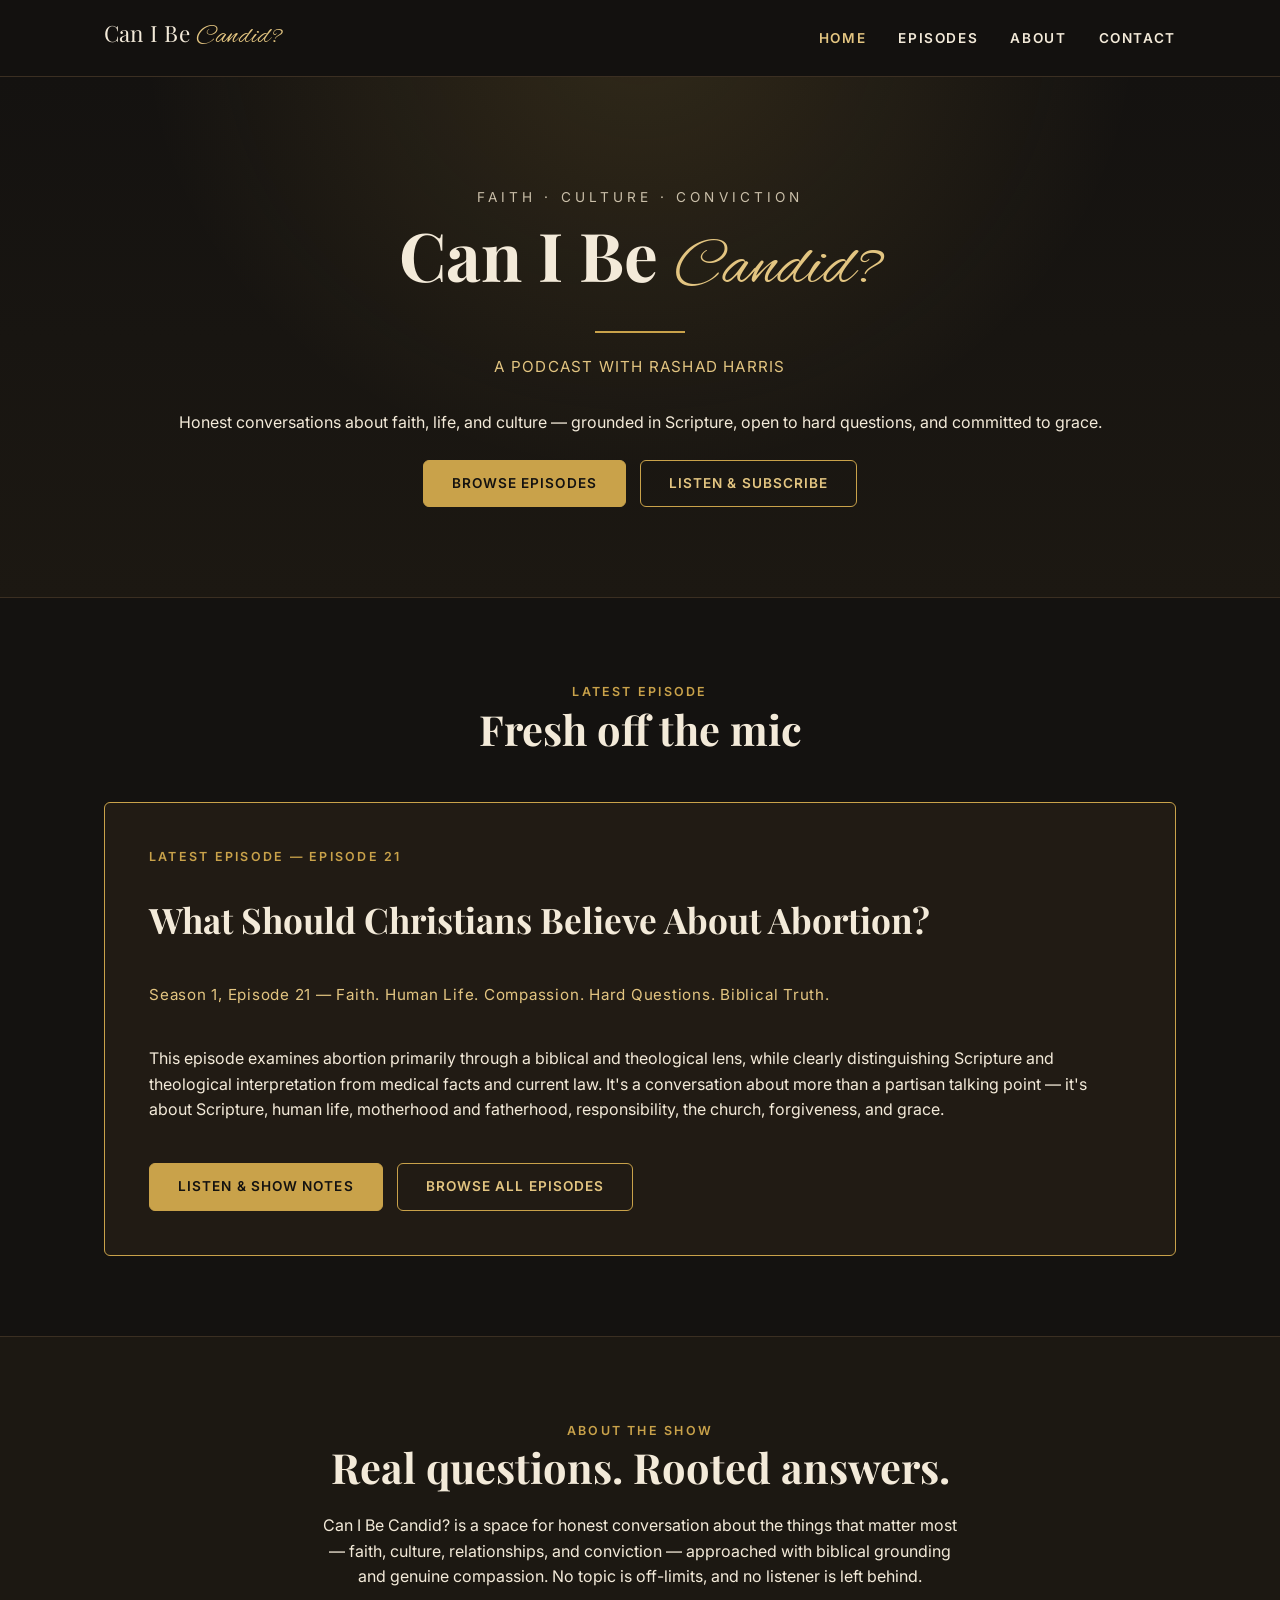
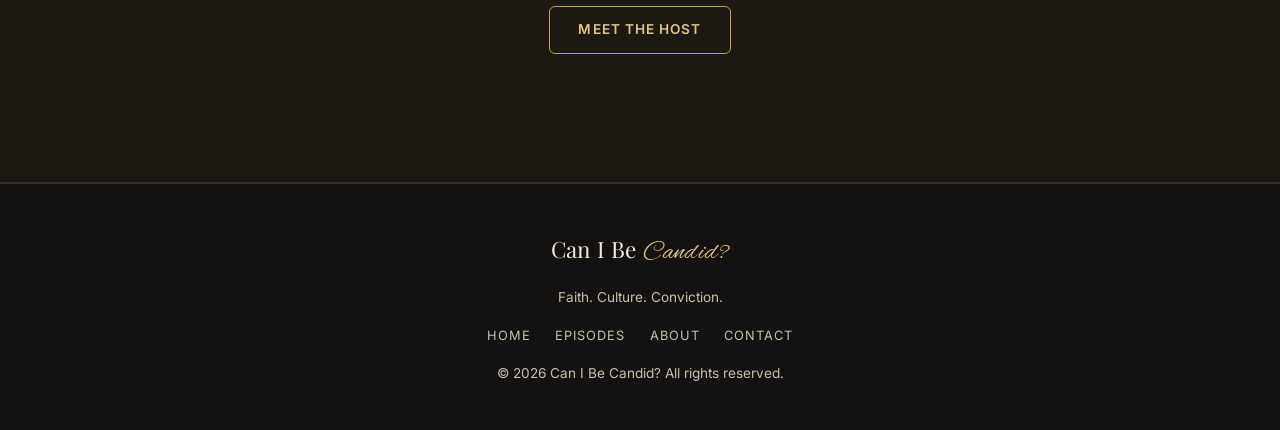
<file: index.html>
<!DOCTYPE html>
<html lang="en">
<head>
<meta charset="UTF-8">
<meta name="viewport" content="width=device-width, initial-scale=1.0">
<title>Can I Be Candid? — Faith. Culture. Conviction.</title>
<meta name="description" content="Can I Be Candid? is a Christian conversation podcast with host Rashad Harris, exploring faith, culture, and conviction with honesty and grace.">
<link rel="preconnect" href="https://fonts.googleapis.com">
<link rel="preconnect" href="https://fonts.gstatic.com" crossorigin>
<link href="https://fonts.googleapis.com/css2?family=Alex+Brush&family=Inter:wght@400;500;600;700&family=Playfair+Display:ital,wght@0,400;0,600;0,700;1,400&display=swap" rel="stylesheet">
<link rel="stylesheet" href="css/style.css">
</head>
<body>

<header class="site-header">
  <div class="nav-bar container">
    <a class="logo" href="index.html">Can I Be <span class="script">Candid?</span></a>
    <nav>
      <ul class="nav-links">
        <li><a href="index.html" class="active">Home</a></li>
        <li><a href="episodes.html">Episodes</a></li>
        <li><a href="about.html">About</a></li>
        <li><a href="contact.html">Contact</a></li>
      </ul>
    </nav>
    <button class="nav-toggle" aria-label="Toggle navigation menu">
      <span></span><span></span><span></span>
    </button>
  </div>
</header>

<section class="hero">
  <div class="container">
    <p class="tagline">Faith &middot; Culture &middot; Conviction</p>
    <h1>Can I Be <span class="script">Candid?</span></h1>
    <div class="hero-divider"></div>
    <p class="byline">A Podcast with Rashad Harris</p>
    <p>Honest conversations about faith, life, and culture — grounded in Scripture, open to hard questions,
      and committed to grace.</p>
    <div class="btn-row">
      <a class="btn btn-gold" href="episodes.html">Browse Episodes</a>
      <a class="btn btn-outline" href="contact.html">Listen &amp; Subscribe</a>
    </div>
  </div>
</section>

<section>
  <div class="container">
    <div class="section-heading">
      <span class="eyebrow">Latest Episode</span>
      <h2>Fresh off the mic</h2>
    </div>
    <div id="latest-episode-spotlight" class="spotlight"></div>
  </div>
</section>

<section class="alt-bg">
  <div class="container">
    <div class="section-heading">
      <span class="eyebrow">About the Show</span>
      <h2>Real questions. Rooted answers.</h2>
      <p>Can I Be Candid? is a space for honest conversation about the things that matter most — faith,
        culture, relationships, and conviction — approached with biblical grounding and genuine compassion.
        No topic is off-limits, and no listener is left behind.</p>
      <a class="btn btn-outline" href="about.html">Meet the Host</a>
    </div>
  </div>
</section>

<footer class="site-footer">
  <div class="container">
    <div class="logo">Can I Be <span class="script">Candid?</span></div>
    <p>Faith. Culture. Conviction.</p>
    <ul class="footer-links">
      <li><a href="index.html">Home</a></li>
      <li><a href="episodes.html">Episodes</a></li>
      <li><a href="about.html">About</a></li>
      <li><a href="contact.html">Contact</a></li>
    </ul>
    <p>&copy; 2026 Can I Be Candid? All rights reserved.</p>
  </div>
</footer>

<script src="js/episodes-data.js"></script>
<script src="js/main.js"></script>
</body>
</html>
</file>
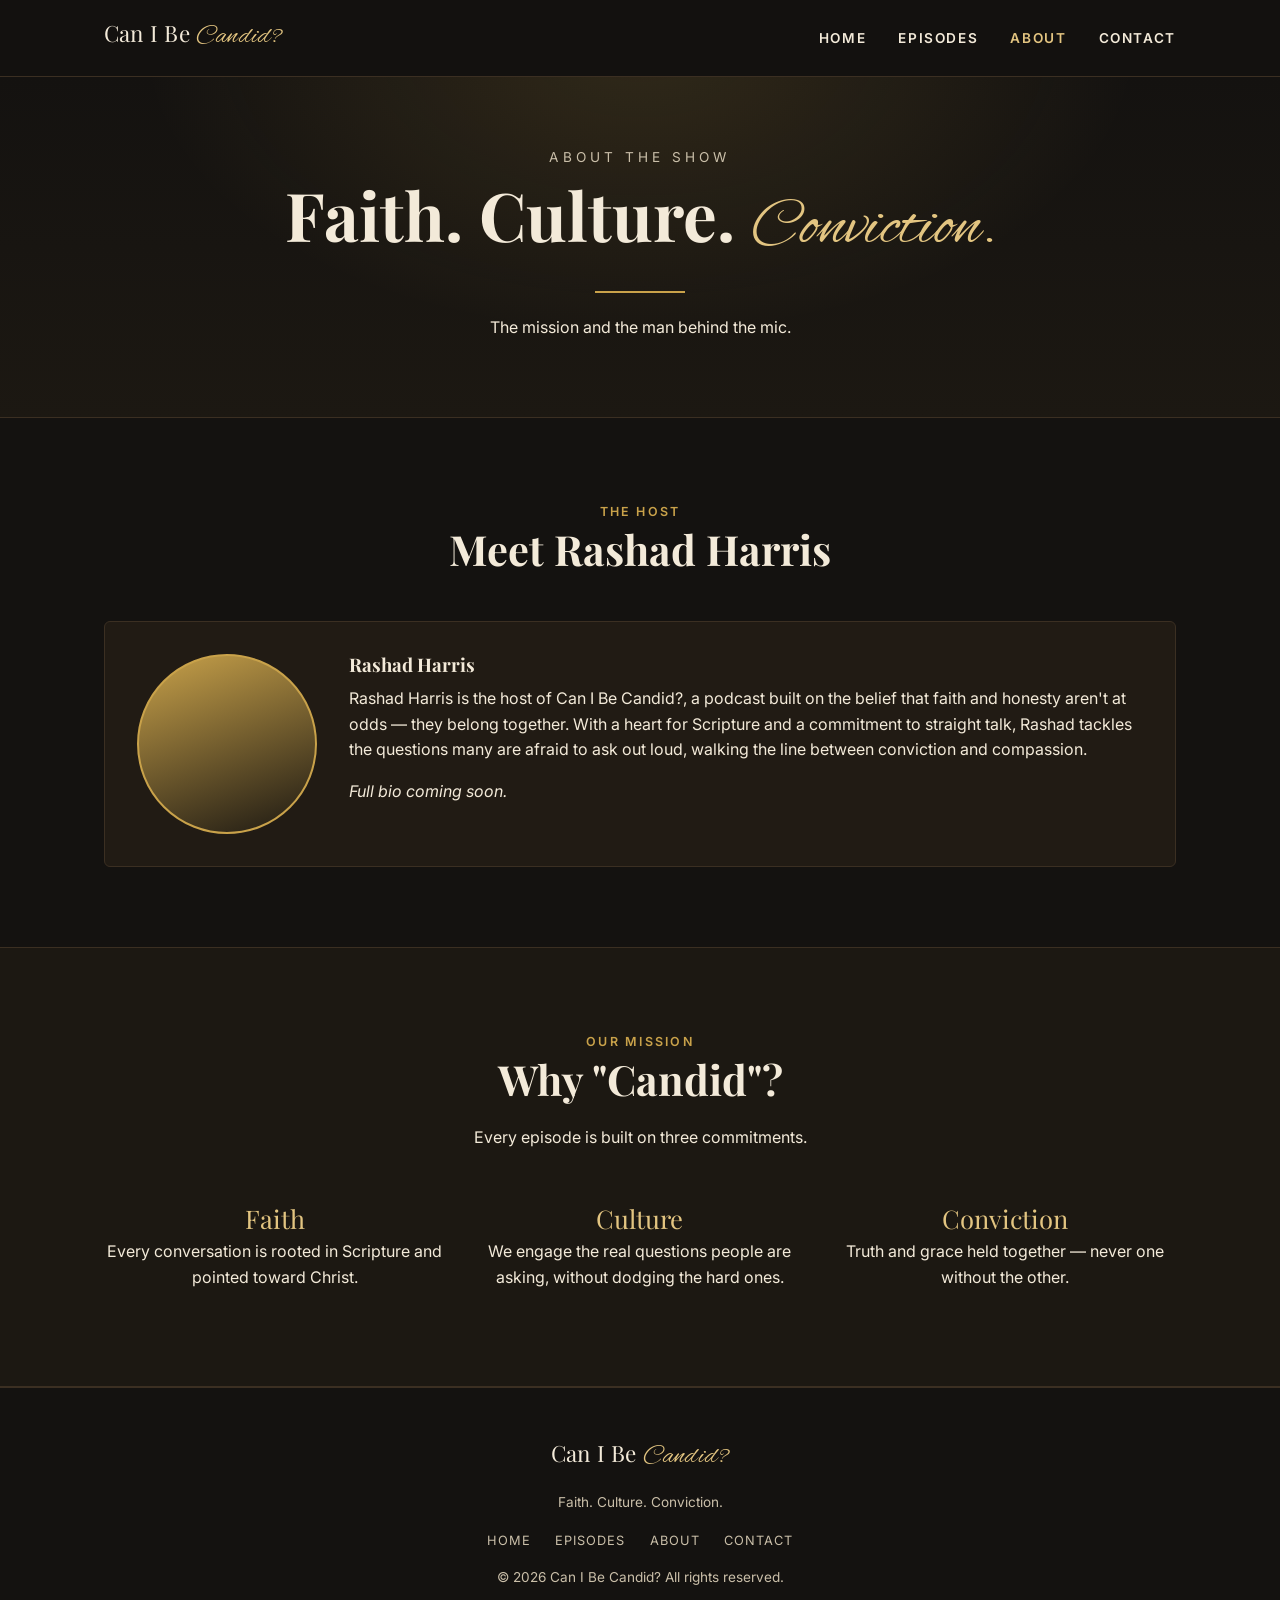
<file: about.html>
<!DOCTYPE html>
<html lang="en">
<head>
<meta charset="UTF-8">
<meta name="viewport" content="width=device-width, initial-scale=1.0">
<title>About — Can I Be Candid?</title>
<meta name="description" content="Meet Rashad Harris and learn the mission behind Can I Be Candid?, a Christian conversation podcast.">
<link rel="preconnect" href="https://fonts.googleapis.com">
<link rel="preconnect" href="https://fonts.gstatic.com" crossorigin>
<link href="https://fonts.googleapis.com/css2?family=Alex+Brush&family=Inter:wght@400;500;600;700&family=Playfair+Display:ital,wght@0,400;0,600;0,700;1,400&display=swap" rel="stylesheet">
<link rel="stylesheet" href="css/style.css">
</head>
<body>

<header class="site-header">
  <div class="nav-bar container">
    <a class="logo" href="index.html">Can I Be <span class="script">Candid?</span></a>
    <nav>
      <ul class="nav-links">
        <li><a href="index.html">Home</a></li>
        <li><a href="episodes.html">Episodes</a></li>
        <li><a href="about.html" class="active">About</a></li>
        <li><a href="contact.html">Contact</a></li>
      </ul>
    </nav>
    <button class="nav-toggle" aria-label="Toggle navigation menu">
      <span></span><span></span><span></span>
    </button>
  </div>
</header>

<section class="hero" style="padding: 70px 24px 60px;">
  <div class="container">
    <p class="tagline">About the Show</p>
    <h1>Faith. Culture. <span class="script">Conviction.</span></h1>
    <div class="hero-divider"></div>
    <p>The mission and the man behind the mic.</p>
  </div>
</section>

<section>
  <div class="container">
    <div class="section-heading">
      <span class="eyebrow">The Host</span>
      <h2>Meet Rashad Harris</h2>
    </div>
    <div class="host-card">
      <div class="host-avatar" aria-hidden="true"></div>
      <div>
        <h3>Rashad Harris</h3>
        <p>Rashad Harris is the host of Can I Be Candid?, a podcast built on the belief that faith and
          honesty aren't at odds — they belong together. With a heart for Scripture and a commitment to
          straight talk, Rashad tackles the questions many are afraid to ask out loud, walking the line
          between conviction and compassion.</p>
        <p><em>Full bio coming soon.</em></p>
      </div>
    </div>
  </div>
</section>

<section class="alt-bg">
  <div class="container">
    <div class="section-heading">
      <span class="eyebrow">Our Mission</span>
      <h2>Why "Candid"?</h2>
      <p>Every episode is built on three commitments.</p>
    </div>
    <div class="mission-grid">
      <div>
        <div class="word">Faith</div>
        <p>Every conversation is rooted in Scripture and pointed toward Christ.</p>
      </div>
      <div>
        <div class="word">Culture</div>
        <p>We engage the real questions people are asking, without dodging the hard ones.</p>
      </div>
      <div>
        <div class="word">Conviction</div>
        <p>Truth and grace held together — never one without the other.</p>
      </div>
    </div>
  </div>
</section>

<footer class="site-footer">
  <div class="container">
    <div class="logo">Can I Be <span class="script">Candid?</span></div>
    <p>Faith. Culture. Conviction.</p>
    <ul class="footer-links">
      <li><a href="index.html">Home</a></li>
      <li><a href="episodes.html">Episodes</a></li>
      <li><a href="about.html">About</a></li>
      <li><a href="contact.html">Contact</a></li>
    </ul>
    <p>&copy; 2026 Can I Be Candid? All rights reserved.</p>
  </div>
</footer>

<script src="js/episodes-data.js"></script>
<script src="js/main.js"></script>
</body>
</html>
</file>
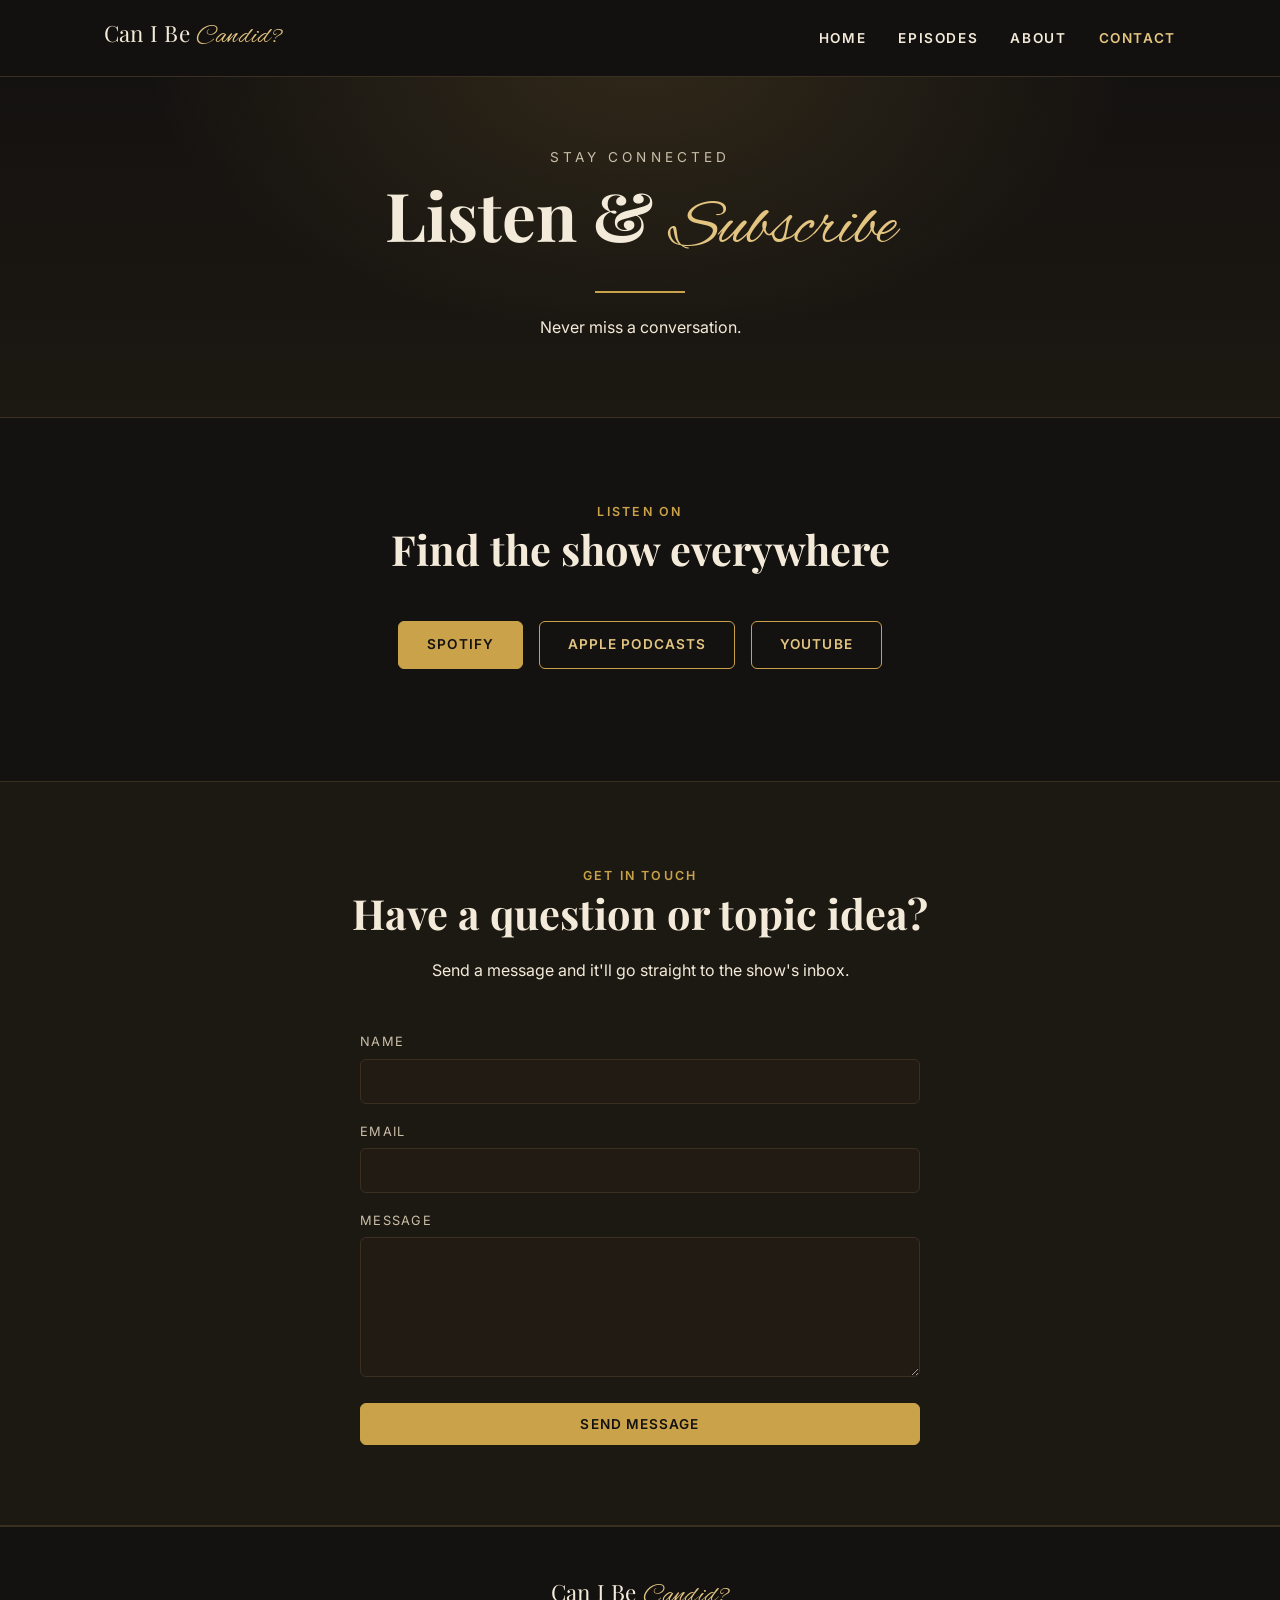
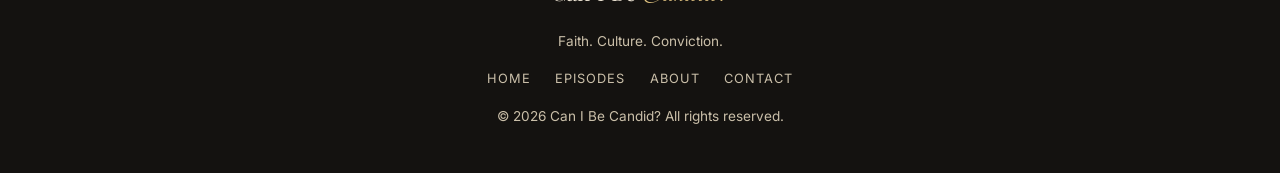
<file: contact.html>
<!DOCTYPE html>
<html lang="en">
<head>
<meta charset="UTF-8">
<meta name="viewport" content="width=device-width, initial-scale=1.0">
<title>Contact &amp; Subscribe — Can I Be Candid?</title>
<meta name="description" content="Subscribe to Can I Be Candid? on your favorite platform or get in touch with the show.">
<link rel="preconnect" href="https://fonts.googleapis.com">
<link rel="preconnect" href="https://fonts.gstatic.com" crossorigin>
<link href="https://fonts.googleapis.com/css2?family=Alex+Brush&family=Inter:wght@400;500;600;700&family=Playfair+Display:ital,wght@0,400;0,600;0,700;1,400&display=swap" rel="stylesheet">
<link rel="stylesheet" href="css/style.css">
</head>
<body>

<header class="site-header">
  <div class="nav-bar container">
    <a class="logo" href="index.html">Can I Be <span class="script">Candid?</span></a>
    <nav>
      <ul class="nav-links">
        <li><a href="index.html">Home</a></li>
        <li><a href="episodes.html">Episodes</a></li>
        <li><a href="about.html">About</a></li>
        <li><a href="contact.html" class="active">Contact</a></li>
      </ul>
    </nav>
    <button class="nav-toggle" aria-label="Toggle navigation menu">
      <span></span><span></span><span></span>
    </button>
  </div>
</header>

<section class="hero" style="padding: 70px 24px 60px;">
  <div class="container">
    <p class="tagline">Stay Connected</p>
    <h1>Listen &amp; <span class="script">Subscribe</span></h1>
    <div class="hero-divider"></div>
    <p>Never miss a conversation.</p>
  </div>
</section>

<section>
  <div class="container">
    <div class="section-heading">
      <span class="eyebrow">Listen On</span>
      <h2>Find the show everywhere</h2>
    </div>
    <div class="subscribe-links">
      <a class="btn btn-gold" href="#">Spotify</a>
      <a class="btn btn-outline" href="#">Apple Podcasts</a>
      <a class="btn btn-outline" href="#">YouTube</a>
    </div>
  </div>
</section>

<section class="alt-bg">
  <div class="container">
    <div class="section-heading">
      <span class="eyebrow">Get in Touch</span>
      <h2>Have a question or topic idea?</h2>
      <p>Send a message and it'll go straight to the show's inbox.</p>
    </div>
    <form class="contact-form" action="mailto:hello@letsbecandid.com" method="post" enctype="text/plain">
      <div>
        <label for="name">Name</label>
        <input type="text" id="name" name="name" required>
      </div>
      <div>
        <label for="email">Email</label>
        <input type="email" id="email" name="email" required>
      </div>
      <div>
        <label for="message">Message</label>
        <textarea id="message" name="message" required></textarea>
      </div>
      <button type="submit" class="btn btn-gold">Send Message</button>
    </form>
  </div>
</section>

<footer class="site-footer">
  <div class="container">
    <div class="logo">Can I Be <span class="script">Candid?</span></div>
    <p>Faith. Culture. Conviction.</p>
    <ul class="footer-links">
      <li><a href="index.html">Home</a></li>
      <li><a href="episodes.html">Episodes</a></li>
      <li><a href="about.html">About</a></li>
      <li><a href="contact.html">Contact</a></li>
    </ul>
    <p>&copy; 2026 Can I Be Candid? All rights reserved.</p>
  </div>
</footer>

<script src="js/episodes-data.js"></script>
<script src="js/main.js"></script>
</body>
</html>
</file>
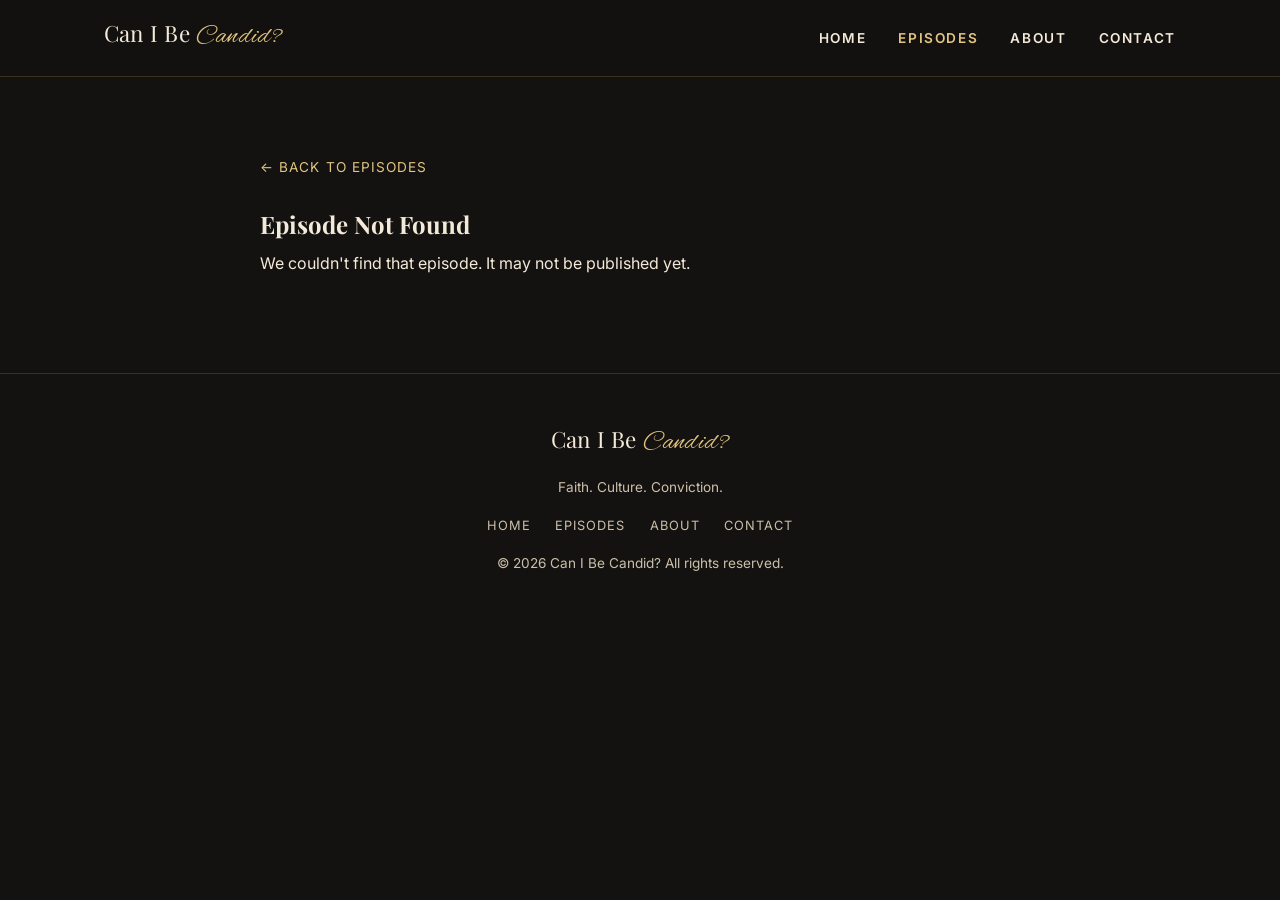
<file: episode.html>
<!DOCTYPE html>
<html lang="en">
<head>
<meta charset="UTF-8">
<meta name="viewport" content="width=device-width, initial-scale=1.0">
<title>Episode — Can I Be Candid?</title>
<link rel="preconnect" href="https://fonts.googleapis.com">
<link rel="preconnect" href="https://fonts.gstatic.com" crossorigin>
<link href="https://fonts.googleapis.com/css2?family=Alex+Brush&family=Inter:wght@400;500;600;700&family=Playfair+Display:ital,wght@0,400;0,600;0,700;1,400&display=swap" rel="stylesheet">
<link rel="stylesheet" href="css/style.css">
</head>
<body>

<header class="site-header">
  <div class="nav-bar container">
    <a class="logo" href="index.html">Can I Be <span class="script">Candid?</span></a>
    <nav>
      <ul class="nav-links">
        <li><a href="index.html">Home</a></li>
        <li><a href="episodes.html" class="active">Episodes</a></li>
        <li><a href="about.html">About</a></li>
        <li><a href="contact.html">Contact</a></li>
      </ul>
    </nav>
    <button class="nav-toggle" aria-label="Toggle navigation menu">
      <span></span><span></span><span></span>
    </button>
  </div>
</header>

<section>
  <div class="container">
    <div id="episode-detail" class="episode-detail"></div>
  </div>
</section>

<footer class="site-footer">
  <div class="container">
    <div class="logo">Can I Be <span class="script">Candid?</span></div>
    <p>Faith. Culture. Conviction.</p>
    <ul class="footer-links">
      <li><a href="index.html">Home</a></li>
      <li><a href="episodes.html">Episodes</a></li>
      <li><a href="about.html">About</a></li>
      <li><a href="contact.html">Contact</a></li>
    </ul>
    <p>&copy; 2026 Can I Be Candid? All rights reserved.</p>
  </div>
</footer>

<script src="js/episodes-data.js"></script>
<script src="js/main.js"></script>
</body>
</html>
</file>
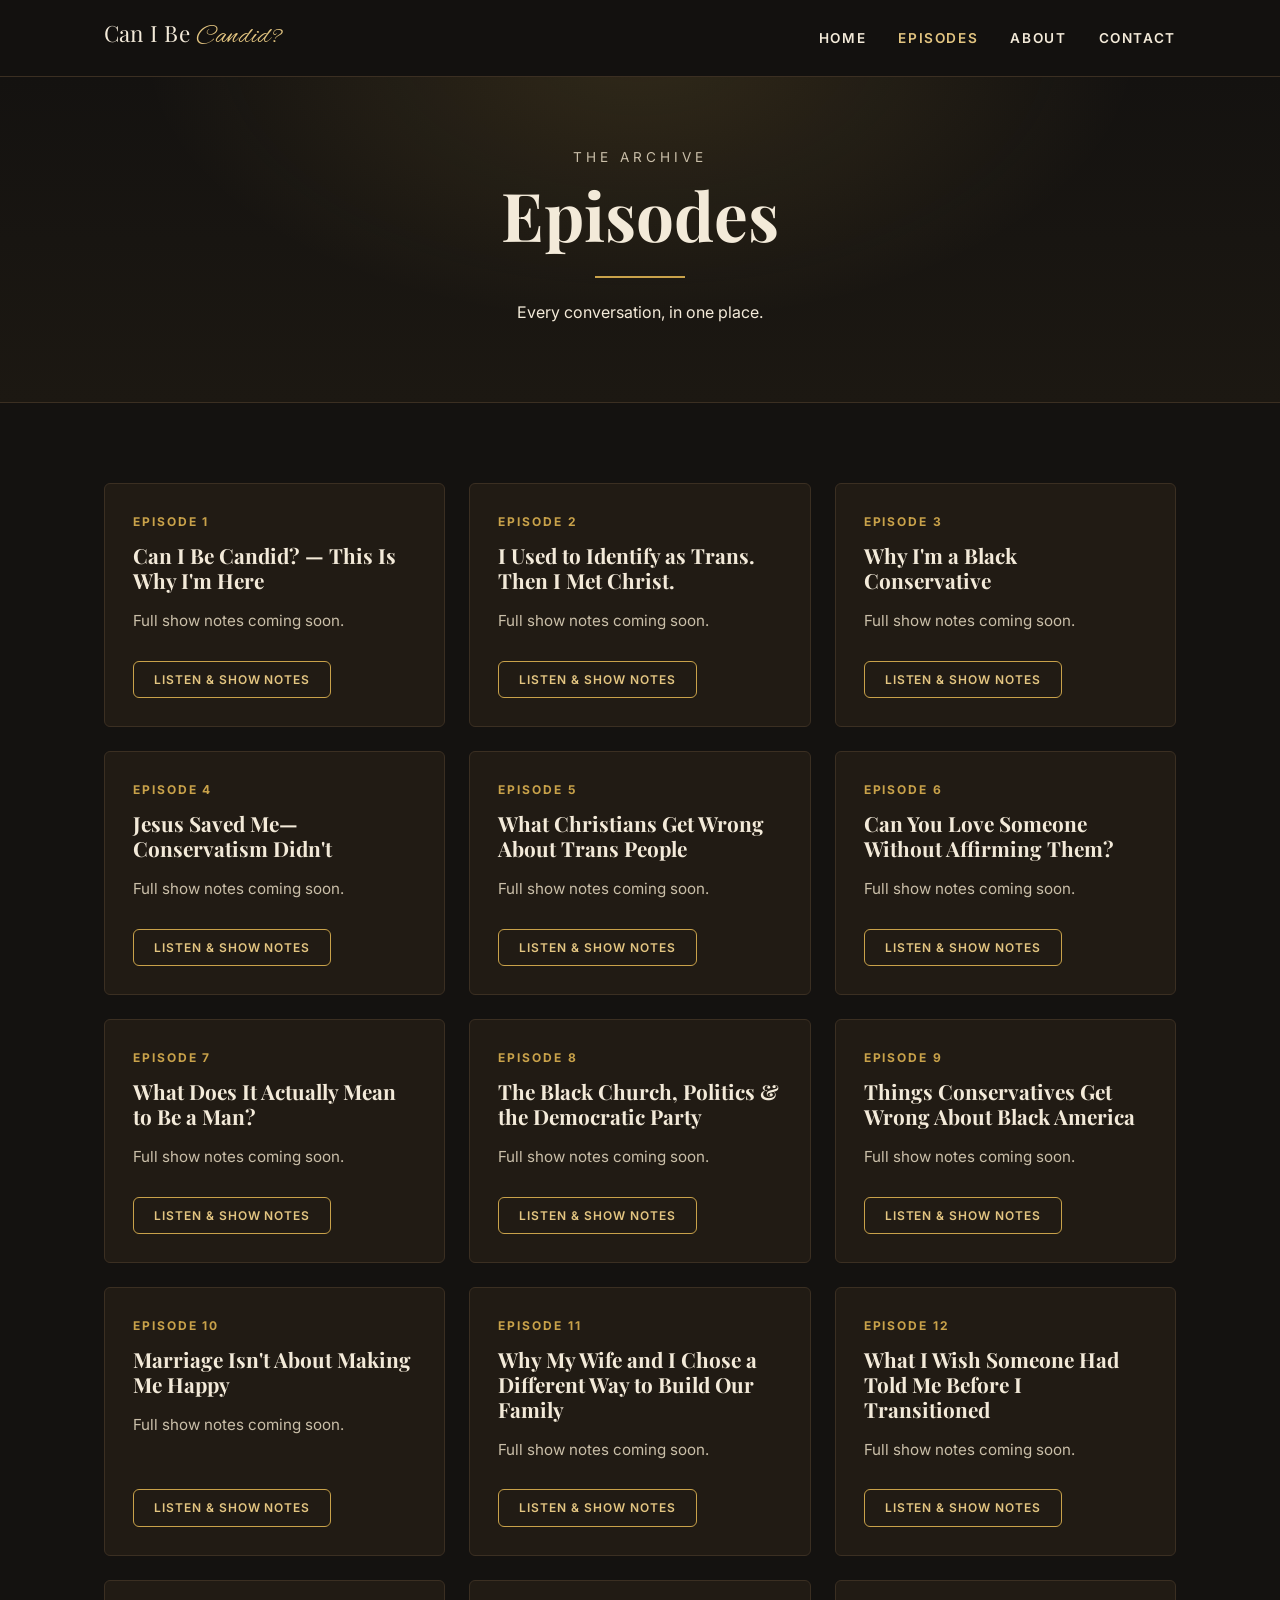
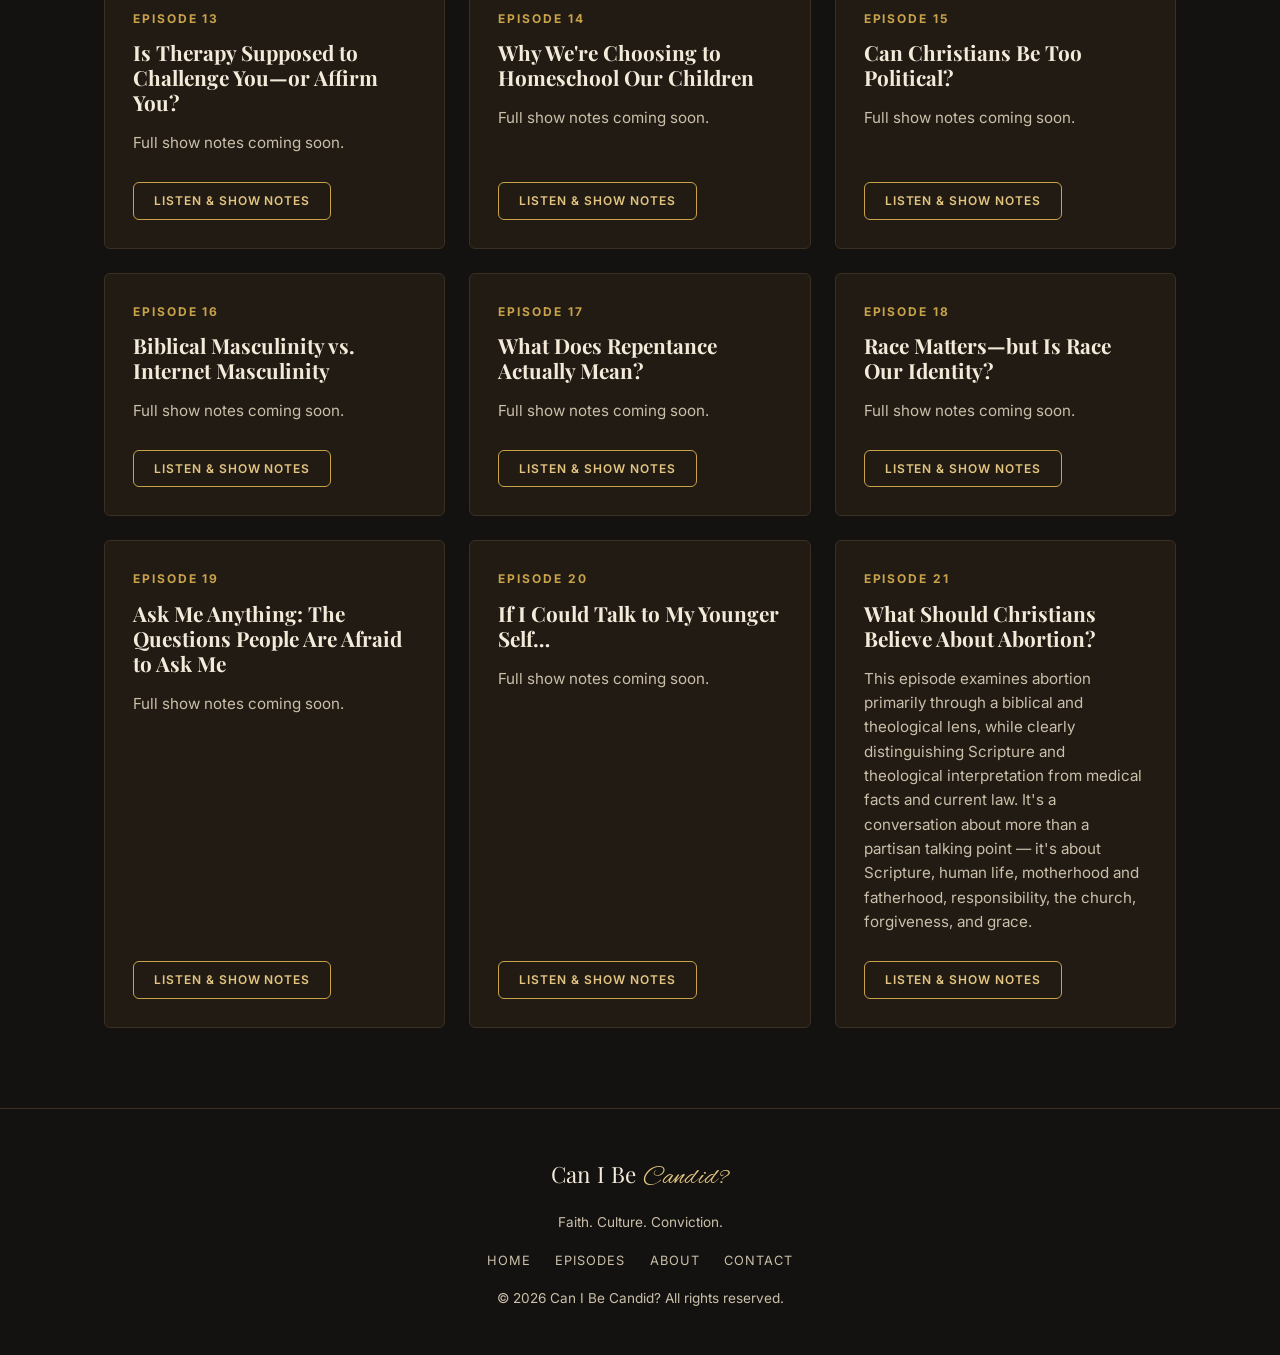
<file: episodes.html>
<!DOCTYPE html>
<html lang="en">
<head>
<meta charset="UTF-8">
<meta name="viewport" content="width=device-width, initial-scale=1.0">
<title>Episodes — Can I Be Candid?</title>
<meta name="description" content="Browse every episode of Can I Be Candid?, a Christian conversation podcast with Rashad Harris.">
<link rel="preconnect" href="https://fonts.googleapis.com">
<link rel="preconnect" href="https://fonts.gstatic.com" crossorigin>
<link href="https://fonts.googleapis.com/css2?family=Alex+Brush&family=Inter:wght@400;500;600;700&family=Playfair+Display:ital,wght@0,400;0,600;0,700;1,400&display=swap" rel="stylesheet">
<link rel="stylesheet" href="css/style.css">
</head>
<body>

<header class="site-header">
  <div class="nav-bar container">
    <a class="logo" href="index.html">Can I Be <span class="script">Candid?</span></a>
    <nav>
      <ul class="nav-links">
        <li><a href="index.html">Home</a></li>
        <li><a href="episodes.html" class="active">Episodes</a></li>
        <li><a href="about.html">About</a></li>
        <li><a href="contact.html">Contact</a></li>
      </ul>
    </nav>
    <button class="nav-toggle" aria-label="Toggle navigation menu">
      <span></span><span></span><span></span>
    </button>
  </div>
</header>

<section class="hero" style="padding: 70px 24px 60px;">
  <div class="container">
    <p class="tagline">The Archive</p>
    <h1>Episodes</h1>
    <div class="hero-divider"></div>
    <p>Every conversation, in one place.</p>
  </div>
</section>

<section>
  <div class="container">
    <div id="episode-grid" class="episode-grid"></div>
  </div>
</section>

<footer class="site-footer">
  <div class="container">
    <div class="logo">Can I Be <span class="script">Candid?</span></div>
    <p>Faith. Culture. Conviction.</p>
    <ul class="footer-links">
      <li><a href="index.html">Home</a></li>
      <li><a href="episodes.html">Episodes</a></li>
      <li><a href="about.html">About</a></li>
      <li><a href="contact.html">Contact</a></li>
    </ul>
    <p>&copy; 2026 Can I Be Candid? All rights reserved.</p>
  </div>
</footer>

<script src="js/episodes-data.js"></script>
<script src="js/main.js"></script>
</body>
</html>
</file>
<file: css/style.css>
/* ==========================================================================
   Can I Be Candid? — shared stylesheet
   ========================================================================== */

:root {
  --color-bg: #141210;
  --color-bg-alt: #1c1812;
  --color-card: #211b14;
  --color-card-border: #3b2f22;
  --color-gold: #c9a24a;
  --color-gold-bright: #e3c581;
  --color-cream: #f3ead9;
  --color-cream-dim: #cabfa9;
  --color-brown-line: #3b2f22;

  --font-display: "Playfair Display", Georgia, "Times New Roman", serif;
  --font-script: "Alex Brush", "Brush Script MT", cursive;
  --font-sans: "Inter", -apple-system, BlinkMacSystemFont, "Segoe UI", sans-serif;

  --max-width: 1120px;
  --radius: 6px;
}

* {
  box-sizing: border-box;
}

html {
  scroll-behavior: smooth;
}

body {
  margin: 0;
  background: var(--color-bg);
  color: var(--color-cream);
  font-family: var(--font-sans);
  line-height: 1.6;
  -webkit-font-smoothing: antialiased;
}

img {
  max-width: 100%;
  display: block;
}

a {
  color: var(--color-gold-bright);
  text-decoration: none;
}

a:hover {
  color: var(--color-gold);
}

h1, h2, h3, h4 {
  font-family: var(--font-display);
  color: var(--color-cream);
  line-height: 1.2;
  margin: 0 0 0.5em;
}

p {
  margin: 0 0 1em;
}

.container {
  max-width: var(--max-width);
  margin: 0 auto;
  padding: 0 24px;
}

.eyebrow {
  font-family: var(--font-sans);
  text-transform: uppercase;
  letter-spacing: 0.18em;
  font-size: 0.78rem;
  color: var(--color-gold);
  font-weight: 600;
}

.script {
  font-family: var(--font-script);
  color: var(--color-gold-bright);
  font-weight: 400;
}

/* ---------- Buttons ---------- */

.btn {
  display: inline-block;
  padding: 12px 28px;
  border-radius: var(--radius);
  font-family: var(--font-sans);
  font-size: 0.85rem;
  letter-spacing: 0.08em;
  text-transform: uppercase;
  font-weight: 600;
  border: 1px solid var(--color-gold);
  transition: background 0.2s ease, color 0.2s ease, border-color 0.2s ease;
  cursor: pointer;
}

.btn-gold {
  background: var(--color-gold);
  color: var(--color-bg);
}

.btn-gold:hover {
  background: var(--color-gold-bright);
  border-color: var(--color-gold-bright);
  color: var(--color-bg);
}

.btn-outline {
  background: transparent;
  color: var(--color-gold-bright);
}

.btn-outline:hover {
  background: var(--color-gold);
  color: var(--color-bg);
}

.btn-row {
  display: flex;
  flex-wrap: wrap;
  gap: 14px;
}

/* ---------- Header / Nav ---------- */

.site-header {
  position: sticky;
  top: 0;
  z-index: 100;
  background: rgba(20, 18, 16, 0.92);
  backdrop-filter: blur(6px);
  border-bottom: 1px solid var(--color-brown-line);
}

.nav-bar {
  display: flex;
  align-items: center;
  justify-content: space-between;
  padding: 16px 24px;
}

.logo {
  font-family: var(--font-display);
  font-size: 1.4rem;
  color: var(--color-cream);
  letter-spacing: 0.01em;
}

.logo .script {
  font-size: 1.7rem;
}

.nav-links {
  display: flex;
  gap: 32px;
  list-style: none;
  margin: 0;
  padding: 0;
}

.nav-links a {
  color: var(--color-cream);
  font-size: 0.85rem;
  letter-spacing: 0.12em;
  text-transform: uppercase;
  font-weight: 600;
}

.nav-links a:hover,
.nav-links a.active {
  color: var(--color-gold-bright);
}

.nav-toggle {
  display: none;
  flex-direction: column;
  gap: 5px;
  background: none;
  border: none;
  cursor: pointer;
  padding: 6px;
}

.nav-toggle span {
  width: 24px;
  height: 2px;
  background: var(--color-cream);
}

/* ---------- Hero (home) ---------- */

.hero {
  position: relative;
  padding: 110px 24px 90px;
  text-align: center;
  background:
    radial-gradient(ellipse at 50% -10%, rgba(201, 162, 74, 0.16), transparent 55%),
    linear-gradient(180deg, var(--color-bg) 0%, var(--color-bg-alt) 100%);
  border-bottom: 1px solid var(--color-brown-line);
}

.hero-divider {
  width: 90px;
  height: 2px;
  background: var(--color-gold);
  margin: 22px auto;
}

.hero h1 {
  font-size: clamp(2.4rem, 6vw, 4.2rem);
  margin-bottom: 0.15em;
}

.hero .tagline {
  font-family: var(--font-sans);
  text-transform: uppercase;
  letter-spacing: 0.3em;
  font-size: 0.85rem;
  color: var(--color-cream-dim);
  margin-bottom: 0.4em;
}

.hero .byline {
  color: var(--color-gold-bright);
  font-size: 0.95rem;
  letter-spacing: 0.08em;
  text-transform: uppercase;
  margin-bottom: 2em;
}

.hero .btn-row {
  justify-content: center;
  margin-top: 1.5em;
}

/* ---------- Sections ---------- */

section {
  padding: 80px 0;
}

.section-heading {
  text-align: center;
  max-width: 640px;
  margin: 0 auto 48px;
}

.section-heading h2 {
  font-size: clamp(1.8rem, 4vw, 2.6rem);
}

.alt-bg {
  background: var(--color-bg-alt);
  border-top: 1px solid var(--color-brown-line);
  border-bottom: 1px solid var(--color-brown-line);
}

/* ---------- Episode cards ---------- */

.episode-grid {
  display: grid;
  grid-template-columns: repeat(auto-fill, minmax(280px, 1fr));
  gap: 24px;
}

.episode-card {
  background: var(--color-card);
  border: 1px solid var(--color-card-border);
  border-radius: var(--radius);
  padding: 28px;
  display: flex;
  flex-direction: column;
  gap: 12px;
  transition: border-color 0.2s ease, transform 0.2s ease;
}

.episode-card:hover {
  border-color: var(--color-gold);
  transform: translateY(-3px);
}

.episode-number {
  font-family: var(--font-sans);
  font-size: 0.75rem;
  letter-spacing: 0.16em;
  text-transform: uppercase;
  color: var(--color-gold);
  font-weight: 700;
}

.episode-card h3 {
  font-size: 1.3rem;
  margin-bottom: 0.2em;
}

.episode-card p {
  color: var(--color-cream-dim);
  font-size: 0.95rem;
  flex-grow: 1;
}

.episode-card .btn {
  align-self: flex-start;
  padding: 8px 20px;
  font-size: 0.75rem;
}

/* ---------- Spotlight (home latest episode) ---------- */

.spotlight {
  background: var(--color-card);
  border: 1px solid var(--color-gold);
  border-radius: var(--radius);
  padding: 44px;
  display: grid;
  gap: 24px;
}

.spotlight .eyebrow {
  margin-bottom: 8px;
}

.spotlight h3 {
  font-size: clamp(1.6rem, 4vw, 2.2rem);
}

.spotlight .subtitle {
  color: var(--color-gold-bright);
  font-size: 0.95rem;
  letter-spacing: 0.05em;
  margin-bottom: 1em;
}

/* ---------- Episode detail page ---------- */

.episode-detail {
  max-width: 760px;
  margin: 0 auto;
}

.episode-detail .subtitle {
  color: var(--color-gold-bright);
  font-size: 1.05rem;
  margin-bottom: 1.5em;
}

.pull-quote {
  border-left: 3px solid var(--color-gold);
  padding: 4px 0 4px 24px;
  margin: 2em 0;
  font-family: var(--font-display);
  font-size: 1.25rem;
  color: var(--color-cream);
  font-style: italic;
}

.question-list {
  list-style: none;
  margin: 0;
  padding: 0;
  display: flex;
  flex-direction: column;
  gap: 14px;
}

.question-list li {
  background: var(--color-card);
  border: 1px solid var(--color-card-border);
  border-radius: var(--radius);
  padding: 16px 20px;
}

.question-list li::before {
  content: "\2014  ";
  color: var(--color-gold);
}

.back-link {
  display: block;
  margin-bottom: 32px;
  font-size: 0.85rem;
  letter-spacing: 0.08em;
  text-transform: uppercase;
}

/* ---------- About page ---------- */

.host-card {
  display: grid;
  grid-template-columns: 180px 1fr;
  gap: 32px;
  align-items: start;
  background: var(--color-card);
  border: 1px solid var(--color-card-border);
  border-radius: var(--radius);
  padding: 32px;
}

.host-avatar {
  width: 100%;
  aspect-ratio: 1;
  border-radius: 50%;
  background: linear-gradient(160deg, var(--color-gold), var(--color-bg-alt));
  border: 2px solid var(--color-gold);
}

.mission-grid {
  display: grid;
  grid-template-columns: repeat(3, 1fr);
  gap: 24px;
  text-align: center;
}

.mission-grid .word {
  font-family: var(--font-display);
  font-size: 1.6rem;
  color: var(--color-gold-bright);
}

/* ---------- Contact / subscribe ---------- */

.subscribe-links {
  display: flex;
  flex-wrap: wrap;
  gap: 16px;
  justify-content: center;
  margin: 32px 0;
}

form.contact-form {
  max-width: 560px;
  margin: 0 auto;
  display: flex;
  flex-direction: column;
  gap: 18px;
}

.contact-form label {
  font-size: 0.8rem;
  letter-spacing: 0.1em;
  text-transform: uppercase;
  color: var(--color-cream-dim);
  margin-bottom: 6px;
  display: block;
}

.contact-form input,
.contact-form textarea {
  width: 100%;
  background: var(--color-card);
  border: 1px solid var(--color-card-border);
  border-radius: var(--radius);
  padding: 12px 14px;
  color: var(--color-cream);
  font-family: var(--font-sans);
  font-size: 0.95rem;
}

.contact-form input:focus,
.contact-form textarea:focus {
  outline: none;
  border-color: var(--color-gold);
}

.contact-form textarea {
  min-height: 140px;
  resize: vertical;
}

/* ---------- Footer ---------- */

.site-footer {
  border-top: 1px solid var(--color-brown-line);
  padding: 48px 0 32px;
  text-align: center;
  color: var(--color-cream-dim);
  font-size: 0.85rem;
}

.site-footer .logo {
  margin-bottom: 12px;
}

.site-footer .footer-links {
  display: flex;
  justify-content: center;
  gap: 24px;
  margin: 16px 0;
  list-style: none;
  padding: 0;
}

.site-footer .footer-links a {
  color: var(--color-cream-dim);
  font-size: 0.8rem;
  letter-spacing: 0.08em;
  text-transform: uppercase;
}

/* ---------- Responsive ---------- */

@media (max-width: 760px) {
  .nav-links {
    position: absolute;
    top: 100%;
    left: 0;
    right: 0;
    background: var(--color-bg);
    border-bottom: 1px solid var(--color-brown-line);
    flex-direction: column;
    gap: 0;
    display: none;
  }

  .nav-links.open {
    display: flex;
  }

  .nav-links li {
    border-top: 1px solid var(--color-brown-line);
  }

  .nav-links a {
    display: block;
    padding: 16px 24px;
  }

  .nav-toggle {
    display: flex;
  }

  .host-card {
    grid-template-columns: 1fr;
    text-align: center;
    justify-items: center;
  }

  .host-avatar {
    width: 140px;
  }

  .mission-grid {
    grid-template-columns: 1fr;
  }
}
</file>
